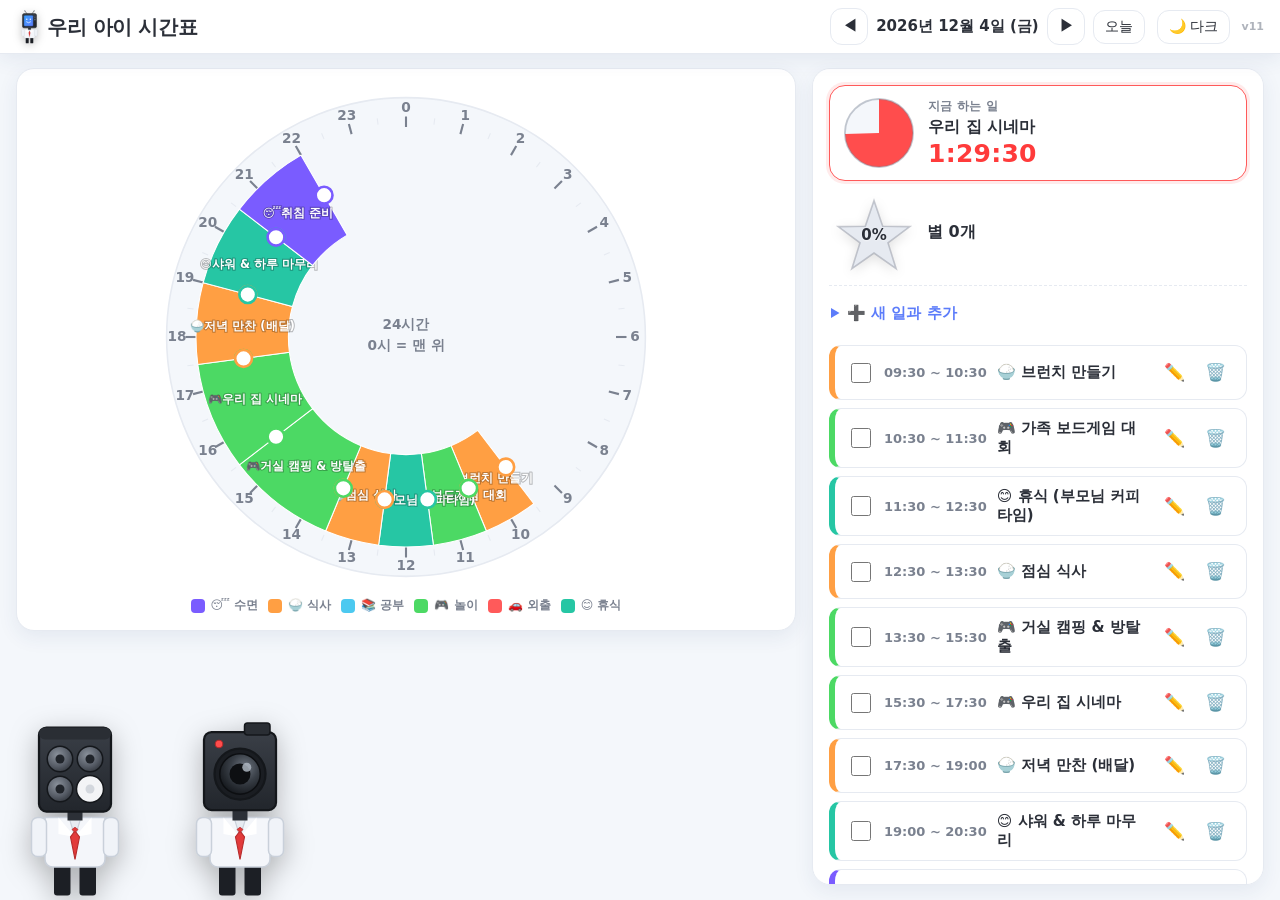
<file: index.html>
<!DOCTYPE html>
<html lang="ko">
  <head>
    <meta charset="UTF-8" />
    <meta
      name="viewport"
      content="width=device-width, initial-scale=1.0, viewport-fit=cover"
    />
    <title>우리 아이 시간표</title>

    <!-- PWA -->
    <link rel="manifest" href="manifest.webmanifest" />
    <meta name="theme-color" content="#5c7cfa" />
    <meta name="mobile-web-app-capable" content="yes" />
    <!-- iOS 홈 화면 앱 설정 -->
    <meta name="apple-mobile-web-app-capable" content="yes" />
    <meta name="apple-mobile-web-app-status-bar-style" content="default" />
    <meta name="apple-mobile-web-app-title" content="시간표" />
    <link rel="apple-touch-icon" href="icons/icon-180.png" />
    <link rel="icon" type="image/png" sizes="32x32" href="icons/favicon-32.png" />

    <link rel="stylesheet" href="css/style.css" />
    <link rel="stylesheet" href="css/decorations.css" />
  </head>
  <body>
    <header class="app-header">
      <h1 class="app-title">
        <img
          src="assets/characters/tvman.svg"
          alt=""
          class="title-mascot"
          aria-hidden="true"
        />우리 아이 시간표
      </h1>
      <div class="date-nav">
        <button type="button" id="prev-day" class="nav-btn" aria-label="이전 날">◀</button>
        <span id="date-display" class="date-display" aria-live="polite"></span>
        <button type="button" id="next-day" class="nav-btn" aria-label="다음 날">▶</button>
        <button type="button" id="today-btn" class="today-btn">오늘</button>
      </div>
      <button type="button" id="theme-toggle" class="theme-toggle" aria-pressed="false">
        🌙 다크
      </button>
      <span class="app-ver" title="앱 버전">v11</span>
    </header>

    <main class="app-main">
      <!-- 왼쪽: 24시간 시계 -->
      <section class="clock-panel" aria-labelledby="clock-heading">
        <h2 id="clock-heading" class="sr-only">24시간 시계</h2>
        <svg id="clock" class="clock" width="480" height="480"></svg>
        <ul id="legend" class="legend" aria-label="활동 종류 색 안내"></ul>
      </section>

      <!-- 오른쪽: 성취 + 할 일 목록 -->
      <section class="todo-panel" aria-labelledby="todo-heading">
        <h2 id="todo-heading" class="sr-only">오늘의 할 일</h2>

        <!-- 현재 진행 중인 일정 타이머(타임타이머) -->
        <div id="now-panel" class="now-panel" aria-live="polite">
          <svg id="timer-disk" class="timer-disk" viewBox="0 0 100 100" aria-hidden="true">
            <circle class="timer-bg" cx="50" cy="50" r="46" />
            <path id="timer-wedge" class="timer-wedge" d="" />
            <circle class="timer-ring" cx="50" cy="50" r="46" />
          </svg>
          <div class="now-info">
            <span class="now-caption">지금 하는 일</span>
            <span id="timer-label" class="timer-label">진행 중인 일정 없음</span>
            <span id="timer-remaining" class="timer-remaining">--:--</span>
          </div>
        </div>

        <div id="rewards-panel" class="rewards">
          <div class="reward-star-box">
            <svg
              class="reward-star"
              viewBox="0 0 100 92"
              role="progressbar"
              aria-valuemin="0"
              aria-valuemax="100"
              aria-valuenow="0"
              aria-label="오늘 달성률"
            >
              <defs>
                <linearGradient id="rainbow" x1="0" y1="0" x2="0.15" y2="1">
                  <stop offset="0%" stop-color="#ff5a5a" />
                  <stop offset="17%" stop-color="#ff9f43" />
                  <stop offset="34%" stop-color="#ffd93d" />
                  <stop offset="50%" stop-color="#4cd964" />
                  <stop offset="67%" stop-color="#4cc9f0" />
                  <stop offset="84%" stop-color="#7a5cff" />
                  <stop offset="100%" stop-color="#c45cff" />
                </linearGradient>
                <clipPath id="starClip" clipPathUnits="userSpaceOnUse">
                  <rect id="star-clip-rect" x="0" y="87.2" width="100" height="92" />
                </clipPath>
              </defs>
              <path
                class="reward-star-bg"
                d="M50 4 L60.6 35.4 L93.7 35.8 L67.1 55.6 L77 87.2 L50 68 L23 87.2 L32.9 55.6 L6.3 35.8 L39.4 35.4 Z"
              />
              <path
                class="reward-star-grad"
                fill="url(#rainbow)"
                clip-path="url(#starClip)"
                d="M50 4 L60.6 35.4 L93.7 35.8 L67.1 55.6 L77 87.2 L50 68 L23 87.2 L32.9 55.6 L6.3 35.8 L39.4 35.4 Z"
              />
              <path
                class="reward-star-outline"
                d="M50 4 L60.6 35.4 L93.7 35.8 L67.1 55.6 L77 87.2 L50 68 L23 87.2 L32.9 55.6 L6.3 35.8 L39.4 35.4 Z"
              />
            </svg>
            <span id="progress-label" class="progress-label">0%</span>
          </div>
          <p class="rewards-caption">
            <span id="star-count" class="star-count">별 0개</span>
            <span id="stars" class="stars" aria-hidden="true"></span>
          </p>
        </div>

        <div id="schedule" class="schedule"></div>

        <details class="cat-manager-wrap">
          <summary>🎨 분류 관리 (추가 / 삭제)</summary>
          <div id="category-manager"></div>
        </details>
      </section>
    </main>

    <!-- 모서리 데코 캐릭터 (연합) — 드래그로 이동, 클릭하면 재주넘기 -->
    <div
      class="buddy buddy--speaker"
      data-buddy="speaker"
      role="button"
      tabindex="0"
      aria-label="스피커맨 (누르면 재주넘기, 끌어서 위치 이동)"
    >
      <img
        src="assets/characters/speakerman.svg"
        alt=""
        aria-hidden="true"
        class="buddy-sprite"
        draggable="false"
      />
    </div>
    <div
      class="buddy buddy--camera"
      data-buddy="camera"
      role="button"
      tabindex="0"
      aria-label="카메라맨 (누르면 재주넘기, 끌어서 위치 이동)"
    >
      <img
        src="assets/characters/cameraman.svg"
        alt=""
        aria-hidden="true"
        class="buddy-sprite"
        draggable="false"
      />
    </div>

    <!-- 일반 스크립트(모듈 아님)로 의존성 순서대로 로드 → 서버 없이 file:// 더블클릭으로도 동작 -->
    <script src="js/time.js"></script>
    <script src="js/categories.js"></script>
    <script src="js/store.js"></script>
    <script src="js/rewards.js"></script>
    <script src="js/clock.js"></script>
    <script src="js/categoryManager.js"></script>
    <script src="js/schedule.js"></script>
    <script src="js/now.js"></script>
    <script src="js/main.js"></script>
    <script src="js/buddies.js"></script>

    <!-- 서비스 워커 등록 (오프라인 지원 / 홈 화면 앱) -->
    <script>
      if ("serviceWorker" in navigator) {
        // 새 버전이 활성화되면 한 번만 자동 새로고침 → 수동 앱 종료 없이 업데이트 적용
        var swRefreshing = false;
        navigator.serviceWorker.addEventListener("controllerchange", function () {
          if (swRefreshing) return;
          swRefreshing = true;
          window.location.reload();
        });
        window.addEventListener("load", function () {
          navigator.serviceWorker
            .register("sw.js")
            .then(function (reg) {
              reg.update(); // 실행 시마다 새 버전 확인
            })
            .catch(function (err) {
              console.warn("SW 등록 실패:", err);
            });
        });
      }
    </script>
  </body>
</html>
</file>
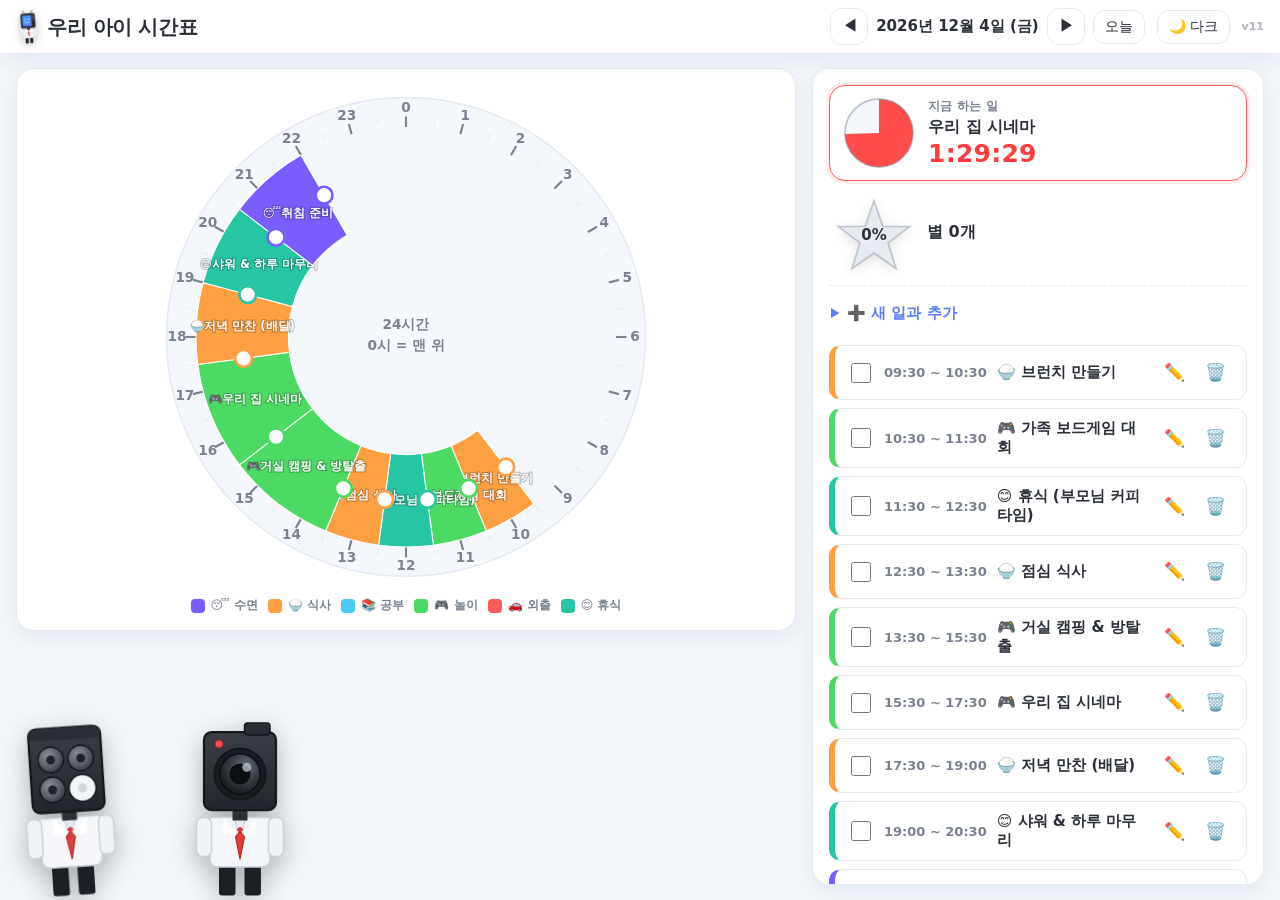
<file: 유빈이 일정 만들기 앱.html>
<!DOCTYPE html>
<html lang="ko">
  <head>
    <meta charset="UTF-8" />
    <meta http-equiv="refresh" content="0; url=index.html" />
    <title>우리 아이 시간표</title>
  </head>
  <body>
    <p>앱으로 이동 중… 자동으로 안 열리면 <a href="index.html">여기를 누르세요</a>.</p>
  </body>
</html>
</file>
<file: css/style.css>
/* 우리 아이 시간표 — 스타일 */

:root {
  --bg: #f4f7fb;
  --panel: #ffffff;
  --text: #2b2f38;
  --muted: #7a818f;
  --line: #e6eaf1;
  --accent: #5c7cfa;
  --accent-soft: #eaf0ff;
  --shadow: 0 6px 20px rgba(40, 60, 120, 0.08);
  --radius: 18px;
}

html[data-theme="dark"] {
  --bg: #161922;
  --panel: #1f2430;
  --text: #e8ebf2;
  --muted: #9aa2b1;
  --line: #2c3340;
  --accent: #8aa0ff;
  --accent-soft: #232a3a;
  --shadow: 0 6px 22px rgba(0, 0, 0, 0.45);
}

* {
  box-sizing: border-box;
}

body {
  margin: 0;
  font-family: "Pretendard", "Apple SD Gothic Neo", "Malgun Gothic", system-ui,
    sans-serif;
  background: var(--bg);
  color: var(--text);
  -webkit-font-smoothing: antialiased;
  transition: background 0.25s, color 0.25s;
}

.sr-only {
  position: absolute;
  width: 1px;
  height: 1px;
  padding: 0;
  margin: -1px;
  overflow: hidden;
  clip: rect(0, 0, 0, 0);
  white-space: nowrap;
  border: 0;
}

/* ---------- 헤더 ---------- */
.app-header {
  display: flex;
  align-items: center;
  gap: 16px;
  flex-wrap: wrap;
  padding: 16px 22px;
  background: var(--panel);
  border-bottom: 1px solid var(--line);
  box-shadow: var(--shadow);
  position: sticky;
  top: 0;
  z-index: 10;
}

.app-title {
  margin: 0;
  font-size: 26px;
  font-weight: 800;
  letter-spacing: -0.02em;
}

.date-nav {
  display: flex;
  align-items: center;
  gap: 8px;
  margin-left: auto;
}

.date-display {
  min-width: 188px;
  text-align: center;
  font-weight: 700;
  font-size: 18px;
}

.nav-btn,
.today-btn,
.theme-toggle {
  border: 1px solid var(--line);
  background: var(--panel);
  color: var(--text);
  border-radius: 12px;
  padding: 10px 14px;
  font-size: 16px;
  cursor: pointer;
  transition: background 0.15s, transform 0.05s, border-color 0.15s;
}

.nav-btn {
  width: 44px;
  font-size: 18px;
}

.today-btn:hover,
.nav-btn:hover,
.theme-toggle:hover {
  background: var(--accent-soft);
  border-color: var(--accent);
}

.nav-btn:active,
.today-btn:active,
.theme-toggle:active {
  transform: scale(0.96);
}

/* ---------- 레이아웃 ---------- */
.app-main {
  display: grid;
  grid-template-columns: minmax(380px, 780px) 1fr;
  gap: 28px;
  padding: 28px;
  max-width: 1680px;
  margin: 0 auto;
}

@media (max-width: 860px) {
  .app-main {
    grid-template-columns: 1fr;
  }
}

.clock-panel,
.todo-panel {
  background: var(--panel);
  border: 1px solid var(--line);
  border-radius: var(--radius);
  box-shadow: var(--shadow);
  padding: 28px;
}

.clock-panel {
  display: flex;
  flex-direction: column;
  align-items: center;
  position: sticky;
  top: 92px;
  align-self: start;
}

/* ---------- 시계 ---------- */
.clock {
  width: 100%;
  height: auto;
  max-width: 740px;
  touch-action: none; /* 아이패드: 시계 드래그 시 화면 스크롤 방지 */
  user-select: none;
  -webkit-user-select: none;
}

.clock-face {
  fill: var(--bg);
  stroke: var(--line);
  stroke-width: 1.5;
}

.clock-tick {
  stroke: var(--line);
}

.clock-tick.major {
  stroke: var(--muted);
}

.clock-num {
  fill: var(--muted);
  font-size: 13px;
  font-weight: 700;
  text-anchor: middle;
  dominant-baseline: middle;
}

.clock-center {
  fill: var(--muted);
  font-size: 13px;
  font-weight: 700;
  text-anchor: middle;
}

.clock-arc {
  stroke: var(--panel);
  stroke-width: 1;
  cursor: grab;
  transition: opacity 0.15s;
}

.clock-arc:active {
  cursor: grabbing;
}

.clock-arc.done {
  opacity: 0.45;
}

.clock-arc:hover {
  opacity: 0.85;
}

/* 클릭으로 선택됨 (Delete/Backspace로 삭제 가능) */
.clock-arc.selected {
  stroke: var(--accent);
  stroke-width: 3;
}

/* 빈 영역 드래그로 새 일정 만드는 중 미리보기 */
.clock-arc.creating {
  opacity: 0.55;
  stroke: var(--accent);
  stroke-width: 2;
  stroke-dasharray: 6 4;
  pointer-events: none;
}

/* 양 끝 손잡이 (늘리기/줄이기) */
.clock-handle {
  fill: var(--panel);
  stroke: var(--accent);
  stroke-width: 2.5;
  cursor: grab;
  transition: r 0.1s;
}

.clock-handle:hover {
  stroke-width: 3.5;
}

.clock-handle:active {
  cursor: grabbing;
}

.clock-arc-label {
  font-size: 11px;
  font-weight: 700;
  fill: #fff;
  text-anchor: middle;
  dominant-baseline: middle;
  pointer-events: none;
  paint-order: stroke;
  stroke: rgba(0, 0, 0, 0.25);
  stroke-width: 2px;
}

/* ---------- 범례 ---------- */
.legend {
  list-style: none;
  display: flex;
  flex-wrap: wrap;
  gap: 8px 14px;
  justify-content: center;
  padding: 14px 0 0;
  margin: 0;
}

.legend li {
  display: flex;
  align-items: center;
  gap: 6px;
  font-size: 13px;
  color: var(--muted);
  font-weight: 600;
}

.legend .swatch {
  width: 14px;
  height: 14px;
  border-radius: 4px;
  display: inline-block;
}

/* ---------- 현재 진행 중(타임타이머) ---------- */
.now-panel {
  display: flex;
  align-items: center;
  gap: 18px;
  padding: 14px 16px;
  margin-bottom: 16px;
  border: 1px solid var(--line);
  border-radius: 16px;
  background: var(--panel);
  transition: border-color 0.2s, box-shadow 0.2s;
}

.now-panel.active {
  border-color: #ff5a5a;
  box-shadow: 0 0 0 3px rgba(255, 90, 90, 0.12);
}

.timer-disk {
  width: 100px;
  height: 100px;
  flex-shrink: 0;
}

.timer-bg {
  fill: var(--bg);
  stroke: var(--line);
  stroke-width: 2;
}

.timer-wedge {
  fill: #ff4d4d;
}

.timer-ring {
  fill: none;
  stroke: var(--muted);
  stroke-width: 2.5;
  opacity: 0.35;
}

.now-info {
  display: flex;
  flex-direction: column;
  gap: 2px;
  min-width: 0;
}

.now-caption {
  font-size: 13px;
  font-weight: 700;
  color: var(--muted);
  letter-spacing: 0.02em;
}

.timer-label {
  font-size: 19px;
  font-weight: 800;
  white-space: nowrap;
  overflow: hidden;
  text-overflow: ellipsis;
}

.timer-remaining {
  font-variant-numeric: tabular-nums;
  font-size: 34px;
  font-weight: 800;
  line-height: 1.1;
  color: #ff3b3b;
  letter-spacing: 0.01em;
}

/* ---------- 보상(별) ---------- */
.rewards {
  display: flex;
  align-items: center;
  gap: 18px;
  padding: 8px 6px 18px;
  border-bottom: 1px dashed var(--line);
  margin-bottom: 16px;
}

.reward-star-box {
  position: relative;
  width: 112px;
  height: 104px;
  flex-shrink: 0;
}

.reward-star {
  width: 112px;
  height: 104px;
  filter: drop-shadow(0 3px 6px rgba(0, 0, 0, 0.12));
}

.reward-star-bg {
  fill: var(--line);
}

.reward-star-grad {
  transition: clip-path 0.4s ease;
}

.reward-star-outline {
  fill: none;
  stroke: var(--muted);
  stroke-width: 2;
  opacity: 0.4;
}

.progress-label {
  position: absolute;
  inset: 0;
  display: flex;
  align-items: center;
  justify-content: center;
  font-weight: 800;
  font-size: 20px;
  color: var(--text);
  text-shadow: 0 1px 2px rgba(255, 255, 255, 0.6);
}

html[data-theme="dark"] .progress-label {
  text-shadow: 0 1px 3px rgba(0, 0, 0, 0.8);
}

.rewards-caption {
  margin: 0;
  display: flex;
  flex-direction: column;
  gap: 6px;
}

.star-count {
  font-size: 20px;
  font-weight: 800;
}

.stars {
  font-size: 20px;
  line-height: 1.2;
  word-break: break-all;
}

/* ---------- 일과 목록 ---------- */
.schedule {
  margin-bottom: 14px;
}

.add-details {
  margin-bottom: 16px;
}

.add-details summary {
  cursor: pointer;
  font-weight: 700;
  font-size: 15px;
  color: var(--accent);
  padding: 6px 2px;
}

.add-details .add-form {
  margin-top: 10px;
}

.add-form {
  display: grid;
  grid-template-columns: auto auto auto minmax(140px, 1fr) auto auto auto;
  gap: 10px;
  align-items: center;
  padding: 14px 16px;
  background: var(--accent-soft);
  border-radius: 14px;
  margin-bottom: 18px;
}

@media (max-width: 860px) {
  .add-form {
    grid-template-columns: 1fr 1fr;
  }
  .add-form .label-input,
  .add-form select,
  .add-form .add-btn,
  .add-form .cancel-btn {
    grid-column: 1 / -1;
  }
}

.add-form input,
.add-form select {
  border: 1px solid var(--line);
  background: var(--panel);
  color: var(--text);
  border-radius: 10px;
  padding: 9px 10px;
  font-size: 14px;
  font-family: inherit;
}

.add-form .time-input {
  width: 122px;
}

.add-form select {
  width: 118px;
}

.add-form .sep {
  color: var(--muted);
  text-align: center;
}

.add-btn {
  background: var(--accent);
  color: #fff;
  border: none;
  border-radius: 10px;
  padding: 9px 16px;
  font-weight: 700;
  font-size: 14px;
  cursor: pointer;
  white-space: nowrap;
}

.add-form .cancel-btn {
  white-space: nowrap;
}

.add-btn:hover {
  filter: brightness(1.05);
}

.activity-list {
  list-style: none;
  margin: 0;
  padding: 0;
  display: flex;
  flex-direction: column;
  gap: 8px;
}

.activity {
  display: flex;
  align-items: center;
  gap: 14px;
  padding: 14px 16px;
  border: 1px solid var(--line);
  border-left: 6px solid var(--cat, var(--accent));
  border-radius: 12px;
  background: var(--panel);
  cursor: pointer;
}

.activity.editing {
  padding: 0;
  border: none;
  background: transparent;
  cursor: default;
}

.activity.editing .add-form {
  width: 100%;
  margin-bottom: 0;
}

.activity.done {
  opacity: 0.6;
}

.activity.done .activity-label {
  text-decoration: line-through;
}

.activity-check {
  width: 24px;
  height: 24px;
  accent-color: var(--accent);
  cursor: pointer;
  flex-shrink: 0;
}

.activity-time {
  font-variant-numeric: tabular-nums;
  font-weight: 700;
  font-size: 15px;
  color: var(--muted);
  min-width: 106px;
}

.activity-label {
  flex: 1;
  font-weight: 700;
  font-size: 17px;
}

.activity-actions {
  display: flex;
  gap: 4px;
  cursor: default;
}

.icon-btn {
  border: none;
  background: transparent;
  cursor: pointer;
  font-size: 17px;
  padding: 6px 8px;
  border-radius: 8px;
  color: var(--muted);
}

.icon-btn:hover {
  background: var(--accent-soft);
  color: var(--text);
}

.empty {
  text-align: center;
  color: var(--muted);
  padding: 26px 10px;
  font-size: 14px;
}

/* ---------- 분류 관리 ---------- */
.cat-manager-wrap {
  border-top: 1px dashed var(--line);
  padding-top: 12px;
}

.cat-manager-wrap summary {
  cursor: pointer;
  font-weight: 700;
  font-size: 14px;
  color: var(--muted);
  padding: 6px 0;
}

.cat-list {
  list-style: none;
  margin: 12px 0;
  padding: 0;
  display: flex;
  flex-wrap: wrap;
  gap: 8px;
}

.cat-chip {
  display: flex;
  align-items: center;
  gap: 7px;
  padding: 6px 8px 6px 10px;
  border: 1px solid var(--line);
  border-radius: 999px;
  font-size: 13px;
  font-weight: 600;
}

.cat-chip .dot {
  width: 13px;
  height: 13px;
  border-radius: 50%;
}

.cat-chip .del {
  border: none;
  background: transparent;
  cursor: pointer;
  color: var(--muted);
  font-size: 15px;
  line-height: 1;
  padding: 0 2px;
}

.cat-chip .del:hover {
  color: #e53e3e;
}

.cat-add-form {
  display: flex;
  flex-wrap: wrap;
  gap: 8px;
  align-items: center;
}

.cat-add-form input[type="text"] {
  border: 1px solid var(--line);
  background: var(--panel);
  color: var(--text);
  border-radius: 10px;
  padding: 8px 10px;
  font-size: 14px;
  font-family: inherit;
}

.cat-add-form .name {
  width: 110px;
}

.cat-add-form .emoji {
  width: 56px;
  text-align: center;
}

.cat-add-form input[type="color"] {
  width: 40px;
  height: 38px;
  border: 1px solid var(--line);
  border-radius: 10px;
  background: var(--panel);
  cursor: pointer;
  padding: 2px;
}

/* ---------- 태블릿 가로(낮은 높이): 한 화면에 맞게 컴팩트 ---------- */
/* 아이패드 에어 11" 가로 등, 2단 레이아웃이면서 화면이 낮을 때 적용 */
@media (min-width: 861px) and (max-height: 920px) {
  .app-header {
    padding: 8px 16px;
    gap: 12px;
  }
  .app-title {
    font-size: 20px;
  }
  .date-display {
    font-size: 15px;
    min-width: 158px;
  }
  .nav-btn,
  .today-btn,
  .theme-toggle {
    padding: 7px 11px;
    font-size: 14px;
  }
  .nav-btn {
    width: 38px;
    font-size: 16px;
  }

  /* 헤더 아래 남은 높이를 꽉 채우고, 페이지 자체 스크롤 제거 */
  .app-main {
    gap: 16px;
    padding: 14px 16px;
    height: calc(100dvh - 55px);
    max-width: 1500px;
  }

  .clock-panel,
  .todo-panel {
    padding: 16px;
    min-height: 0; /* 그리드 내부 스크롤 허용 */
  }

  /* 왼쪽 시계 패널: sticky 해제하고 시계를 화면 높이에 맞춰 축소 */
  .clock-panel {
    position: static;
    justify-content: center;
  }
  .clock {
    max-width: min(56vh, 100%);
  }
  .legend {
    padding-top: 8px;
    gap: 6px 10px;
  }
  .legend li {
    font-size: 12px;
  }

  /* 오른쪽 패널만 내부 스크롤 */
  .todo-panel {
    height: 100%;
    overflow-y: auto;
  }

  .now-panel {
    padding: 10px 12px;
    margin-bottom: 12px;
    gap: 12px;
  }
  .timer-disk {
    width: 74px;
    height: 74px;
  }
  .timer-label {
    font-size: 16px;
  }
  .timer-remaining {
    font-size: 25px;
  }
  .now-caption {
    font-size: 12px;
  }

  .rewards {
    gap: 12px;
    padding: 4px 4px 12px;
    margin-bottom: 12px;
  }
  .reward-star-box,
  .reward-star {
    width: 82px;
    height: 76px;
  }
  .progress-label {
    font-size: 15px;
  }
  .star-count,
  .stars {
    font-size: 16px;
  }

  .activity {
    padding: 10px 12px;
    gap: 10px;
  }
  .activity-time {
    font-size: 13px;
    min-width: 92px;
  }
  .activity-label {
    font-size: 15px;
  }
  .activity-check {
    width: 20px;
    height: 20px;
  }
}
</file>
<file: css/decorations.css>
/* 스키비디 토일렛 연합 캐릭터 데코레이션 (오리지널 SVG) */

/* 버전 배지 (지금 어떤 버전이 로드됐는지 확인용) */
.app-ver {
  font-size: 11px;
  font-weight: 700;
  color: var(--muted);
  opacity: 0.6;
  align-self: center;
}

/* 헤더 제목 옆 마스코트 */
.title-mascot {
  height: 1.75em;
  width: auto;
  vertical-align: -0.5em;
  margin-right: 0.2em;
  filter: drop-shadow(0 2px 4px rgba(0, 0, 0, 0.25));
  animation: mascot-wobble 3.2s ease-in-out infinite;
  transform-origin: 50% 90%;
  cursor: pointer;
}

@keyframes mascot-wobble {
  0%, 100% { transform: rotate(-5deg); }
  50% { transform: rotate(5deg); }
}

/* ===== 모서리 캐릭터 (드래그로 이동 + 클릭하면 재주넘기) ===== */
/* .buddy = 위치/드래그 담당(래퍼), .buddy-sprite = 애니메이션 담당(이미지) */
.buddy {
  position: fixed;
  bottom: 0;
  width: 168px;
  z-index: 8;
  cursor: grab;
  touch-action: none; /* 드래그 시 화면 스크롤 방지 */
  -webkit-user-select: none;
  user-select: none;
  -webkit-touch-callout: none; /* iOS 롱프레스 이미지 저장 팝업 방지 */
  filter: drop-shadow(0 8px 14px rgba(0, 0, 0, 0.28));
  transition: filter 0.15s;
}

.buddy:active {
  cursor: grabbing;
}

.buddy.dragging {
  filter: drop-shadow(0 14px 22px rgba(0, 0, 0, 0.38));
}

.buddy--speaker { left: 0; }
.buddy--camera  { right: 0; transform: scaleX(-1); } /* 서로 마주 보도록 반전 */

.buddy-sprite {
  display: block;
  width: 100%;
  height: auto;
  pointer-events: none; /* 클릭/드래그는 래퍼가 처리 */
  transform-origin: 50% 100%;
  animation: buddy-bob 3.8s ease-in-out infinite;
}
.buddy--camera .buddy-sprite { animation-delay: 1.2s; }

/* 평소: 살랑살랑 통통 */
@keyframes buddy-bob {
  0%, 100% { transform: translateY(0) rotate(-4deg); }
  50%      { transform: translateY(-7%) rotate(4deg); }
}

/* ---- 클릭 시 재주(익살) 동작. 끝나면 클래스 제거 → 평소 상태로 복귀 ---- */
.buddy-sprite.trick {
  animation-iteration-count: 1;
  animation-timing-function: ease-in-out;
  animation-delay: 0s; /* 카메라맨 기본 1.2s 지연이 재주에 상속되지 않게 */
}
.buddy-sprite.trick-backflip  { animation-name: trick-backflip;  animation-duration: 0.9s; }
.buddy-sprite.trick-frontflip { animation-name: trick-frontflip; animation-duration: 0.9s; }
.buddy-sprite.trick-jump      { animation-name: trick-jump;      animation-duration: 0.7s; }
.buddy-sprite.trick-spin      { animation-name: trick-spin;      animation-duration: 0.8s; }
.buddy-sprite.trick-wiggle    { animation-name: trick-wiggle;    animation-duration: 0.7s; }

@keyframes trick-backflip {
  0%   { transform: translateY(0) rotate(0); }
  20%  { transform: translateY(-6%) scale(1.05, 0.95); }
  55%  { transform: translateY(-48%) rotate(-200deg); }
  100% { transform: translateY(0) rotate(-360deg); }
}
@keyframes trick-frontflip {
  0%   { transform: translateY(0) rotate(0); }
  20%  { transform: translateY(-6%) scale(1.05, 0.95); }
  55%  { transform: translateY(-48%) rotate(200deg); }
  100% { transform: translateY(0) rotate(360deg); }
}
@keyframes trick-jump {
  0%, 100% { transform: translateY(0) scale(1, 1); }
  20%      { transform: translateY(0) scale(1.12, 0.86); }
  50%      { transform: translateY(-48%) scale(0.94, 1.1); }
  78%      { transform: translateY(0) scale(1.14, 0.84); }
}
@keyframes trick-spin {
  0%   { transform: translateY(0) rotateY(0); }
  50%  { transform: translateY(-12%) rotateY(180deg); }
  100% { transform: translateY(0) rotateY(360deg); }
}
@keyframes trick-wiggle {
  0%, 100% { transform: rotate(0); }
  15%      { transform: rotate(-16deg); }
  35%      { transform: rotate(13deg); }
  55%      { transform: rotate(-11deg); }
  75%      { transform: rotate(8deg); }
}

/* 컴팩트(태블릿 가로): 두 캐릭터를 왼쪽 시계 아래 여백에 나란히
   (사용자가 드래그로 옮기기 전 기본 위치. 옮기면 저장된 위치가 우선) */
@media (min-width: 861px) and (max-height: 920px) {
  .buddy { width: 150px; }
  .buddy--camera:not(.moved) { right: auto; left: 165px; }
}

/* 아주 좁거나 낮은 화면에서는 숨김 */
@media (max-width: 720px), (max-height: 520px) {
  .buddy { display: none; }
}

/* 움직임 최소화 선호 시 평소 흔들림만 정지(클릭 재주는 유지) */
@media (prefers-reduced-motion: reduce) {
  .buddy-sprite { animation: none; }
}
</file>
